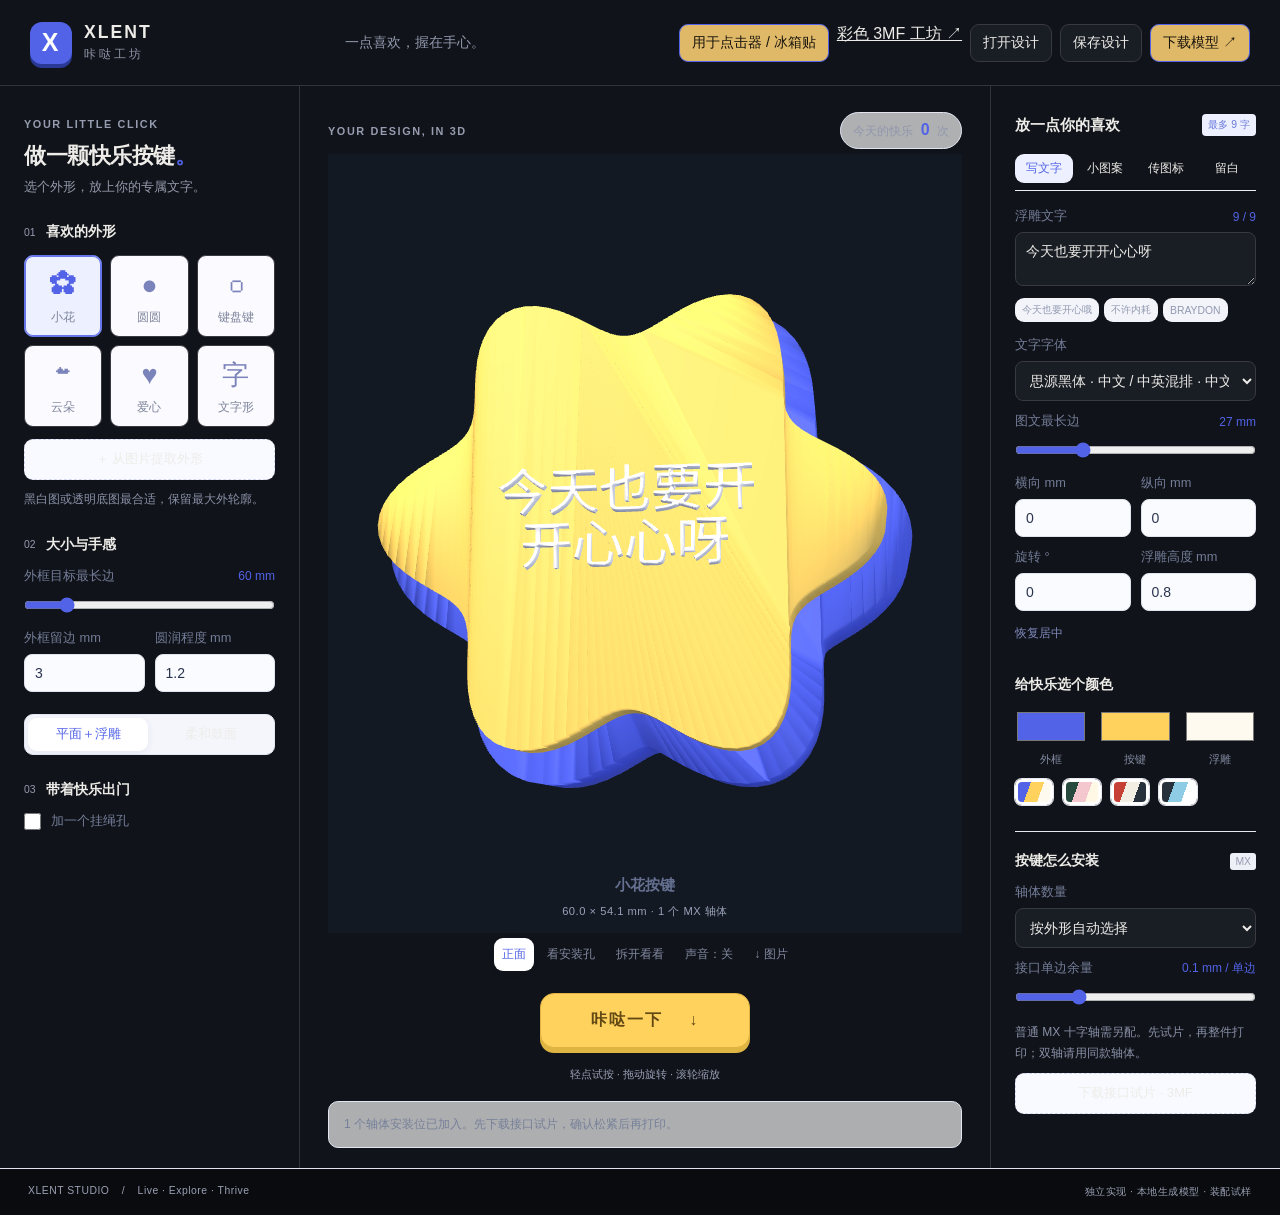
<file: classic.html>
<!doctype html><html lang="zh-CN"><head><meta charset="utf-8"><meta name="viewport" content="width=device-width,initial-scale=1"><title>XLENT · 咔哒工坊</title><meta name="description" content="把喜欢的文字与图案做成解压按键，支持最多九个字，下载可编辑源码与 3D 打印模型。"><link rel="icon" href="data:image/svg+xml,%3Csvg xmlns='http://www.w3.org/2000/svg' viewBox='0 0 32 32'%3E%3Crect x='3' y='6' width='26' height='23' rx='8' fill='%235263e8'/%3E%3Crect x='6' y='2' width='20' height='21' rx='7' fill='%23ffd25e'/%3E%3C/svg%3E"><link rel="stylesheet" href="./style.css?v=holiday2"><style>body{background:#090b0f;color:#edece8}header,.left,.right,.stage,section,dialog{background:#101319;color:#edece8;border-color:#34333a}input,select,textarea,button{background:#191d24;color:#edece8;border-color:#393942}.primary{background:#dfb968;color:#19140c}a{color:#dfb968}.viewer{background:#121923}@media(max-width:1000px){header nav{flex-wrap:wrap}}</style></head><body><header><a class="brand" href="./"><span class="logo">X</span><span>XLENT <small>咔哒工坊</small></span></a><span class="header-tag">一点喜欢，握在手心。</span><nav><button class="primary" id="transfer-art">用于点击器 / 冰箱贴</button><a href="./index.html" style="color:inherit">彩色 3MF 工坊 ↗</a><button id="openDesign">打开设计</button><button id="saveDesign">保存设计</button><button class="primary" id="exportTop" disabled>下载模型 ↗</button></nav></header>
<main><aside class="left"><div class="intro"><span class="eyebrow">YOUR LITTLE CLICK</span><h1>做一颗快乐按键<span>。</span></h1><p>选个外形，放上你的专属文字。</p></div><section><h2><span>01</span> 喜欢的外形</h2><div class="shape-grid" id="shapes"><button data-shape="flower">✿<small>小花</small></button><button data-shape="round">●<small>圆圆</small></button><button data-shape="square">▢<small>键盘键</small></button><button data-shape="cloud">☁<small>云朵</small></button><button data-shape="heart">♥<small>爱心</small></button><button data-shape="text">字<small>文字形</small></button></div><div id="shapeTextPanel" hidden><label>文字形按键 <span id="shapeCount">0 / 9</span><input id="shapeText" type="text" placeholder="最多 9 个字" autocomplete="off"></label><label>排版<select id="rows"><option value="1">一行</option><option value="2">两行</option><option value="3">三行</option></select></label><p class="hint">文字会带有连接底衬，做成一整颗键帽。长文字建议分行。</p></div><button id="uploadShape" class="upload-btn">＋ 从图片提取外形</button><p class="hint">黑白图或透明底图最合适，保留最大外轮廓。</p></section>
<section><h2><span>02</span> 大小与手感</h2><label>外框目标最长边 <output id="sizeValue"></output><input id="size" type="range" min="28" max="240" step="1"></label><div class="row"><label>外框留边 mm<input id="rim" type="number" min="2" max="7" step="0.2"></label><label>圆润程度 mm<input id="round" type="number" min="0" max="4" step="0.2"></label></div><div class="segmented"><button data-surface="flat">平面＋浮雕</button><button data-surface="puffy">柔和鼓面</button></div><div id="puffyPanel" hidden><label>鼓起高度 <output id="puffValue"></output><input id="puff" type="range" min="1" max="8" step="0.5"></label><button id="uploadDepth" class="upload-btn">导入灰度深度图</button><button id="clearDepth" class="text-btn" hidden>恢复自动鼓面</button><p class="hint">深度图白色高、黑色低；图片会铺满键帽范围。</p></div></section>
<section><h2><span>03</span> 带着快乐出门</h2><label class="check"><input id="hanging" type="checkbox"> 加一个挂绳孔</label><div id="hangerPanel" class="row" hidden><label>位置<select id="side"><option value="right">右侧</option><option value="left">左侧</option></select></label><label>孔径 mm<input id="hole" type="number" min="3" max="8" step="0.5"></label></div></section></aside>
<section class="stage"><div class="stage-head"><span class="eyebrow">YOUR DESIGN, IN 3D</span><div class="counter">今天的快乐 <strong id="count">0</strong> 次</div></div><div class="viewer" id="viewer"><canvas id="canvas" aria-label="解压按键 3D 预览，可拖动旋转"></canvas><div class="loading" id="loading"><span class="spinner"></span><strong>正在准备你的按键</strong><small>首次需要加载模型引擎和中文字体</small></div><div id="fallback" hidden></div><div class="preview-label"><span id="modelLabel">小花按键</span><span id="dimensions">—</span></div></div><div class="view-tools"><button id="front" class="active">正面</button><button id="under">看安装孔</button><button id="explode">拆开看看</button><button id="sound">声音：关</button><button id="saveImage" title="保存预览图片" aria-label="保存预览图片">↓ 图片</button></div><div class="press-area"><button id="press" class="press-button" disabled>咔哒一下 <span>↓</span></button><p>轻点试按 · 拖动旋转 · 滚轮缩放</p></div><div id="modelStatus" class="model-status" role="status">正在计算模型…</div><button id="autoFit" class="upload-btn" hidden>尝试放大到可安装尺寸</button></section>
<aside class="right"><section><div class="section-heading"><h2>放一点你的喜欢</h2><span class="nine-badge">最多 9 字</span></div><div class="content-tabs"><button data-content="text">写文字</button><button data-content="motif">小图案</button><button data-content="image">传图标</button><button data-content="none">留白</button></div><div id="textPanel"><label>浮雕文字 <span id="textCount">0 / 9</span><textarea id="text" rows="2" placeholder="写下最多 9 个字"></textarea></label><div class="phrases"><button data-text="今天也要开心哦">今天也要开心哦</button><button data-text="不许内耗">不许内耗</button><button data-text="BRAYDON">BRAYDON</button></div></div><div id="motifPanel" class="motif-grid" hidden><button data-motif="heart">♥ 爱心</button><button data-motif="star">★ 星星</button><button data-motif="puck">球杆＋冰球</button><button data-motif="circle">● 圆点</button></div><div id="iconPanel" hidden><button id="uploadIcon" class="upload-btn">＋ 上传 PNG / JPG / WebP</button><p class="hint">在本机转为单色浮雕，不上传图片，不调用 AI。</p></div><p id="surfaceNote" class="hint" hidden></p><label>文字字体<select id="font"><optgroup label="基础字体"><option value="bold">圆厚黑体 · 英文数字</option></optgroup><optgroup label="中文字体"><option value="noto">思源黑体 · 中文 / 中英混排 · 中文</option><option value="zcoolkuaile">站酷快乐体 · 中文</option><option value="zcoolqingkehuangyou">站酷黄油体 · 中文</option><option value="zcoolxiaowei">站酷小薇体 · 中文</option><option value="mashan">毛笔楷书 · 中文</option><option value="zhimang">活泼行书 · 中文</option><option value="longcang">随性手写 · 中文</option><option value="liujianmaocao">自由草书 · 中文</option></optgroup><optgroup label="可爱卡通"><option value="chewy">软糖圆字 · 英文数字</option><option value="bubblegumsans">泡泡糖 · 英文数字</option><option value="luckiestguy">胖胖漫画 · 英文数字</option><option value="bangers">漫画标题 · 英文数字</option><option value="freckleface">俏皮涂鸦 · 英文数字</option><option value="ribeye">童话装饰 · 英文数字</option></optgroup><optgroup label="手写风"><option value="patrickhand">随手手写 · 英文数字</option><option value="schoolbell">校园涂鸦 · 英文数字</option><option value="shortstack">小朋友手写 · 英文数字</option><option value="pacifico">甜美连笔 · 英文数字</option><option value="sacramento">细线签名 · 英文数字</option><option value="amaticsc">瘦高手绘 · 英文数字</option></optgroup><optgroup label="复古与节日"><option value="lobster">复古招牌 · 英文数字</option><option value="christmas">圣诞童话 · 英文数字</option><option value="creepster">万圣节怪趣 · 英文数字</option><option value="anton">运动海报 · 英文数字</option></optgroup></select></label><div id="reliefControls"><label>图文最长边 <output id="artSizeValue"></output><input id="artSize" type="range" min="4" max="90" step="1"></label><div class="row"><label>横向 mm<input id="artX" type="number" min="-120" max="120" step="1"></label><label>纵向 mm<input id="artY" type="number" min="-120" max="120" step="1"></label></div><div class="row"><label>旋转 °<input id="artRotation" type="number" min="-180" max="180" step="5"></label><label>浮雕高度 mm<input id="reliefHeight" type="number" min="0.4" max="2" step="0.2"></label></div><button id="centerArt" class="text-btn">恢复居中</button></div></section>
<section><h2>给快乐选个颜色</h2><div class="colors"><label><input id="baseColor" type="color"><span>外框</span></label><label><input id="capColor" type="color"><span>按键</span></label><label><input id="reliefColor" type="color"><span>浮雕</span></label></div><div class="palettes"><button data-colors="#5263e8,#ffd25e,#fffaf0" style="--a:#5263e8;--b:#ffd25e;--c:#fffaf0" aria-label="蓝黄配色"></button><button data-colors="#264b3e,#f4c7cf,#fff8e4" style="--a:#264b3e;--b:#f4c7cf;--c:#fff8e4" aria-label="绿粉配色"></button><button data-colors="#c74035,#f2eee4,#27313c" style="--a:#c74035;--b:#f2eee4;--c:#27313c" aria-label="红白配色"></button><button data-colors="#27313c,#8dcce4,#ffffff" style="--a:#27313c;--b:#8dcce4;--c:#ffffff" aria-label="黑蓝配色"></button></div></section>
<section class="assembly"><h2>按键怎么安装 <span>MX</span></h2><label>轴体数量<select id="switches"><option value="auto">按外形自动选择</option><option value="1">1 个轴体</option><option value="2">2 个轴体</option></select></label><label>接口单边余量 <output id="toleranceValue"></output><input id="tolerance" type="range" min="0" max="0.4" step="0.05"></label><p class="hint">普通 MX 十字轴需另配。先试片，再整件打印；双轴请用同款轴体。</p><button id="coupon" class="upload-btn">下载接口试片 · 3MF</button></section></aside></main>
<footer><span>XLENT STUDIO <i>/</i> Live · Explore · Thrive</span><span>独立实现 · 本地生成模型 · 装配试样</span></footer>
<dialog id="exportDialog"><div class="dialog-top"><div><span class="eyebrow">MAKE IT REAL</span><h2>让快乐落到手心</h2></div><button id="closeExport" class="close" aria-label="关闭">×</button></div><p id="exportInfo"></p><button id="download3mf" class="download primary"><strong>下载 3MF 模型</strong><small>底座与键帽分开，浮雕保留位置和颜色</small></button><button id="downloadSTL" class="download"><strong>下载分件 STL · ZIP</strong><small>底座、键帽、浮雕分别导出</small></button><div class="note"><strong>打印前请先看这里</strong><p>这是通用模型，不含 Bambu 打印机或支撑预设。底座内部空腔和键帽背面凹槽需要自行选择打印方向与支撑，并检查十字盲孔能否清理。</p><p>模型包含 MX 方孔与十字接口，但尚未验证实物装配、回弹或双轴同步。先用接口试片测试松紧，再打印完整作品。</p></div></dialog>
<dialog id="imageDialog"><div class="dialog-top"><h2 id="imageTitle">从图片提取图案</h2><button id="closeImage" class="close" aria-label="关闭">×</button></div><div class="image-previews"><img id="originalImage" alt="上传的原图"><canvas id="thresholdPreview" width="160" height="160" aria-label="识别后的黑白图"></canvas></div><label>识别阈值 <output id="thresholdValue">180</output><input id="threshold" type="range" min="20" max="245" value="180"></label><label class="check"><input id="invert" type="checkbox"> 反转黑白</label><p class="hint">深色区域会成为实体。图片仅在你的浏览器中处理；照片需先手动调到清晰轮廓。</p><button id="applyImage" class="primary">使用这个图案</button></dialog><input id="fileImage" type="file" accept="image/png,image/jpeg,image/webp" hidden><input id="fileDesign" type="file" accept=".json" hidden><div id="downloadReady" class="download-ready" hidden role="status"><strong>文件已生成</strong><a id="saveFile" download>点击保存文件</a><small>没有自动下载？点击上方链接；手机也可长按链接保存。</small><button id="dismissDownload" type="button">收起</button></div><div id="toast" role="status" hidden></div><script type="module" src="./app.js?v=holiday2"></script></body></html>
</file>
<file: style.css>
*{box-sizing:border-box}html{font-size:16px}body{margin:0;background:#f7f8fc;color:#222a43;font-family:Inter,-apple-system,BlinkMacSystemFont,'Segoe UI','PingFang SC','Microsoft YaHei',sans-serif}button,input,select,textarea{font:inherit}button{border:1px solid #e0e3ee;background:#fff;color:inherit;border-radius:9px;padding:9px 12px;cursor:pointer;font-size:.875rem;transition:background .15s,transform .15s}button:hover{background:#f0f1fd}button:active{transform:translateY(1px)}button:disabled{opacity:.45;cursor:wait}button:focus-visible,input:focus-visible,select:focus-visible,textarea:focus-visible{outline:3px solid #8a94f0;outline-offset:3px}[hidden]{display:none!important}header{height:86px;display:flex;align-items:center;justify-content:space-between;padding:0 30px;gap:20px;background:#fff;border-bottom:1px solid #e6e8f0}.brand{display:flex;align-items:center;gap:12px;text-decoration:none;color:inherit;font-size:1.1rem;font-weight:750;letter-spacing:2px}.logo{display:grid;place-content:center;width:42px;height:42px;background:#5263e8;color:#fff;border-radius:12px;box-shadow:0 4px 0 #293995;font-size:25px}.brand small{font-size:.75rem;display:block;letter-spacing:3px;font-weight:500;margin-top:3px;color:#9096aa}.header-tag{font-size:.875rem;color:#9198ac}nav{display:flex;gap:8px}.primary{background:#5263e8;color:#fff;border-color:#5263e8}.primary:hover{background:#3f50cf}main{display:grid;grid-template-columns:300px minmax(360px,1fr) 290px;max-width:1800px;margin:auto;min-height:calc(100vh - 133px)}aside{padding:28px 24px;background:#fff}.left{border-right:1px solid #e6e8f0}.right{border-left:1px solid #e6e8f0}.intro{margin-bottom:27px}.eyebrow{font-size:.68rem;font-weight:650;letter-spacing:1.6px;color:#979db0}h1{font-size:1.35rem;margin:9px 0;letter-spacing:-.5px}h1 span{color:#5263e8}.intro p{font-size:.8rem;color:#9399aa;margin:0}aside section{margin-bottom:26px}h2{font-size:.875rem;margin:0 0 14px;display:flex;align-items:center;gap:10px}h2>span{font-size:.65rem;color:#969bb0;font-weight:500}.shape-grid{display:grid;grid-template-columns:repeat(3,1fr);gap:8px;margin-bottom:12px}.shape-grid button{font-size:1.7rem;padding:10px 6px;color:#7b84ba;background:#fafaff;line-height:1.4}.shape-grid small{display:block;font-size:.75rem;color:#7d849a;margin-top:5px}button.selected,.shape-grid button.selected{background:#edf0ff;border-color:#6474eb;color:#5263e8;box-shadow:inset 0 0 0 1px #6474eb}.upload-btn{width:100%;background:#f9faff;border:1px dashed #d3d8ef;font-size:.8rem;padding:11px}.hint{font-size:.75rem;color:#8a91a8;line-height:1.75;margin:9px 0}label{display:flex;flex-wrap:wrap;gap:7px;align-items:center;font-size:.8rem;color:#747d98;margin-bottom:12px}label>span,label>output{margin-left:auto;font-size:.75rem;color:#5263e8}input[type=text],input[type=number],select,textarea{width:100%;border:1px solid #e0e4ee;border-radius:8px;background:#fafbfe;color:#29334e;padding:10px;font-size:.875rem;min-width:0}textarea{resize:vertical}input[type=range]{width:100%;accent-color:#5263e8;margin:4px 0;cursor:pointer;height:18px}input[type=checkbox]{accent-color:#5263e8;width:17px;height:17px;margin:0}.row{display:flex;gap:10px}.row label{flex:1;min-width:0}.segmented{display:flex;border:1px solid #e4e7f3;border-radius:9px;padding:3px;gap:3px;background:#f5f6fc;margin:10px 0}.segmented button{flex:1;background:none;border:0;padding:8px 4px;font-size:.8rem}.segmented button.selected{background:white;color:#5263e8;box-shadow:0 2px 7px #2f418815}.check{display:flex;gap:10px;align-items:center;cursor:pointer}.stage{display:flex;flex-direction:column;padding:26px 28px 20px;background:radial-gradient(ellipse at 50% 25%,#fbfcff 10%,#eef1fb 90%);min-width:0}.stage-head{display:flex;align-items:center;justify-content:space-between;gap:10px}.counter{font-size:.75rem;color:#9097ad;background:#ffffffaa;border:1px solid #e1e5f2;padding:8px 12px;border-radius:30px}.counter strong{font-size:1rem;color:#5263e8;margin:0 4px}.viewer{position:relative;min-height:420px;flex:1;margin:5px 0}#canvas{display:block;position:absolute;inset:0;width:100%;height:100%;touch-action:none}.preview-label{position:absolute;bottom:14px;left:50%;transform:translateX(-50%);display:flex;flex-direction:column;gap:8px;text-align:center;pointer-events:none;white-space:nowrap}#modelLabel{font-size:.95rem;font-weight:600;color:#657090}#dimensions{font-size:.7rem;letter-spacing:.5px;color:#98a0b7}.view-tools{display:flex;justify-content:center;gap:5px;flex-wrap:wrap}.view-tools button{border:0;background:transparent;color:#8189a0;font-size:.75rem;padding:8px}.view-tools button.active{background:#fff;box-shadow:0 2px 7px #3745750a;color:#5263e8}.press-area{text-align:center;padding:22px 0 8px}.press-button{width:210px;max-width:90%;background:#ffd25e;color:#614814;border:1px solid #dfb243;box-shadow:0 5px 0 #deb442;border-radius:14px;padding:16px;font-size:1rem;font-weight:650;letter-spacing:2px}.press-button:hover{background:#ffdc7b}.press-button:active{transform:translateY(4px);box-shadow:0 1px 0 #deb442}.press-button span{margin-left:20px}.press-area p{font-size:.7rem;color:#9aa0b7;margin-top:19px}.model-status{background:#ffffffa8;border:1px solid #e0e5f0;padding:12px 15px;border-radius:10px;font-size:.75rem;line-height:1.75;color:#768099}.model-status.error{background:#fff0e9;color:#a36139;border-color:#f2d5c4}.section-heading{display:flex;align-items:center;justify-content:space-between;margin-bottom:18px;gap:5px}.section-heading h2{margin:0;font-size:.95rem}.nine-badge{font-size:.65rem;background:#edf0ff;color:#6978d9;border-radius:4px;padding:4px 6px;white-space:nowrap}.content-tabs{display:flex;gap:3px;border-bottom:1px solid #eceef5;margin-bottom:17px;padding-bottom:7px}.content-tabs button{border:0;background:none;font-size:.75rem;padding:6px 8px;flex:1;white-space:nowrap}.content-tabs button.selected{background:#edf0ff;box-shadow:none}.phrases{display:flex;gap:5px;flex-wrap:wrap;margin-bottom:15px}.phrases button{font-size:.65rem;padding:5px 7px;border:0;background:#f2f4fa;color:#9299b0}.motif-grid{display:grid;grid-template-columns:1fr 1fr;gap:8px;margin-bottom:12px}.motif-grid button{font-size:.8rem;padding:10px 4px}.text-btn{border:0;background:none;color:#7e88ba;font-size:.75rem;padding:2px 0 8px}.colors{display:flex;gap:12px}.colors label{flex:1;display:flex;flex-direction:column;gap:7px}.colors input{height:37px;width:100%;padding:0;border:0;background:none;cursor:pointer}.colors label span{margin:0;font-size:.7rem;color:#858da4}.palettes{display:flex;gap:10px}.palettes button{height:26px;width:38px;border:3px solid white;box-shadow:0 0 0 1px #e5e7f1;background:linear-gradient(110deg,var(--a) 33%,var(--b) 33%,var(--b) 67%,var(--c) 67%);border-radius:7px;padding:0}.assembly{border-top:1px solid #e6e9f2;padding-top:20px}.assembly h2 span{margin-left:auto;background:#eef0f8;border-radius:3px;padding:3px 5px}footer{display:flex;justify-content:space-between;padding:16px 28px;border-top:1px solid #e2e5ef;font-size:.65rem;letter-spacing:.5px;color:#9ba1b3}footer i{font-style:normal;padding:0 9px}.loading{position:absolute;inset:0;display:flex;align-items:center;justify-content:center;flex-direction:column;gap:14px;background:#f3f5fddd;z-index:2}.loading strong{font-size:.875rem;font-weight:500;color:#7783ad}.loading small{font-size:.75rem;color:#9da5bc}.spinner{width:28px;height:28px;border:3px solid #e0e5fb;border-top-color:#6979ee;border-radius:50%;animation:spin 1s infinite linear}@keyframes spin{to{transform:rotate(360deg)}}dialog{width:calc(100% - 32px);max-width:520px;padding:28px;border:1px solid #e1e5f2;border-radius:18px;color:#29344d;box-shadow:0 24px 90px #25347125}dialog::backdrop{background:#18224155;backdrop-filter:blur(4px)}.dialog-top{display:flex;justify-content:space-between;align-items:center;margin-bottom:15px}.dialog-top h2{font-size:1.3rem;margin:8px 0}.close{font-size:1.4rem;padding:2px 10px}.download{display:block;width:100%;padding:16px;text-align:left;margin:12px 0}.download strong{display:block;font-size:1rem}.download small{display:block;margin-top:6px;opacity:.7;font-size:.75rem}.note{background:#f5f6fc;padding:15px;border-radius:9px;margin-top:18px;font-size:.8rem;line-height:1.8}.note p{font-size:.75rem;color:#8590a7}#exportInfo{font-size:.875rem;color:#8691aa}.image-previews{display:flex;gap:12px;margin-bottom:18px}.image-previews img,.image-previews canvas{width:calc(50% - 6px);height:170px;object-fit:contain;border:1px solid #e1e5f2;border-radius:8px;background:#fff}#toast{position:fixed;bottom:28px;left:50%;transform:translateX(-50%);background:#252f4e;color:#fff;padding:13px 22px;border-radius:10px;font-size:.875rem;z-index:9;max-width:90%;box-shadow:0 5px 30px #14234d30}#fallback{position:absolute;inset:30px 15px;display:flex;align-items:center;justify-content:center}#fallback svg{width:80%;height:80%}
@media(min-width:1450px){main{grid-template-columns:320px minmax(360px,1fr) 310px}.viewer{min-height:540px}aside{padding:30px}.stage{padding:30px 40px}}@media(max-width:1100px){main{grid-template-columns:280px minmax(320px,1fr)}.right{grid-column:1/-1;display:grid;grid-template-columns:1fr 1fr 1fr;gap:24px;border-top:1px solid #e4e7f1}.assembly{border:0;padding:0}.header-tag{display:none}.stage{padding:22px 18px}.stage-head{flex-wrap:wrap}}@media(max-width:650px){header{height:auto;min-height:80px;flex-wrap:wrap;padding:15px;gap:14px}nav{gap:5px;margin-left:auto}nav button{font-size:.75rem;padding:8px}.brand{font-size:.9rem}.logo{width:35px;height:35px}main{display:flex;flex-direction:column}.stage{order:0;min-height:590px;padding:18px}.viewer{min-height:330px}.left{order:1;border-top:1px solid #e4e7f1;display:grid;grid-template-columns:1fr 1fr;gap:20px;padding:23px}.intro{grid-column:1/-1;margin:0}.left section{margin:0}.left section:last-child{grid-column:1/-1}.right{order:2;display:flex;flex-direction:column;padding:23px;gap:8px}.shape-grid{gap:5px}.shape-grid button{padding:6px 3px;font-size:1.4rem}.shape-grid small{font-size:.65rem}.row{gap:6px}label{font-size:.75rem}.segmented{flex-direction:column}footer{flex-direction:column;gap:8px}.view-tools{gap:2px}.press-area{padding:16px 0 4px}.viewer .preview-label{bottom:4px}}

.theme-title{grid-column:1/-1;text-align:left;font-size:12px;font-weight:700;color:#72768c;margin-top:10px}.motif-grid button{display:flex;align-items:center;gap:7px;font-size:12px}.motif-grid svg{width:28px;height:30px;flex-shrink:0}.download-ready{padding:16px;background:#edf5e9;border:1px solid #a7c89a;border-radius:12px;margin:12px 0;display:grid;gap:10px;overflow-wrap:anywhere}.download-ready[hidden]{display:none}.download-ready a{color:#204823;font-weight:700;text-decoration:underline;padding:12px;background:white;border-radius:8px}.download-ready.floating{position:fixed;bottom:20px;right:20px;max-width:min(420px,calc(100vw - 40px));z-index:1000;box-shadow:0 5px 40px #0003}.download-ready small{line-height:1.5}
</file>
